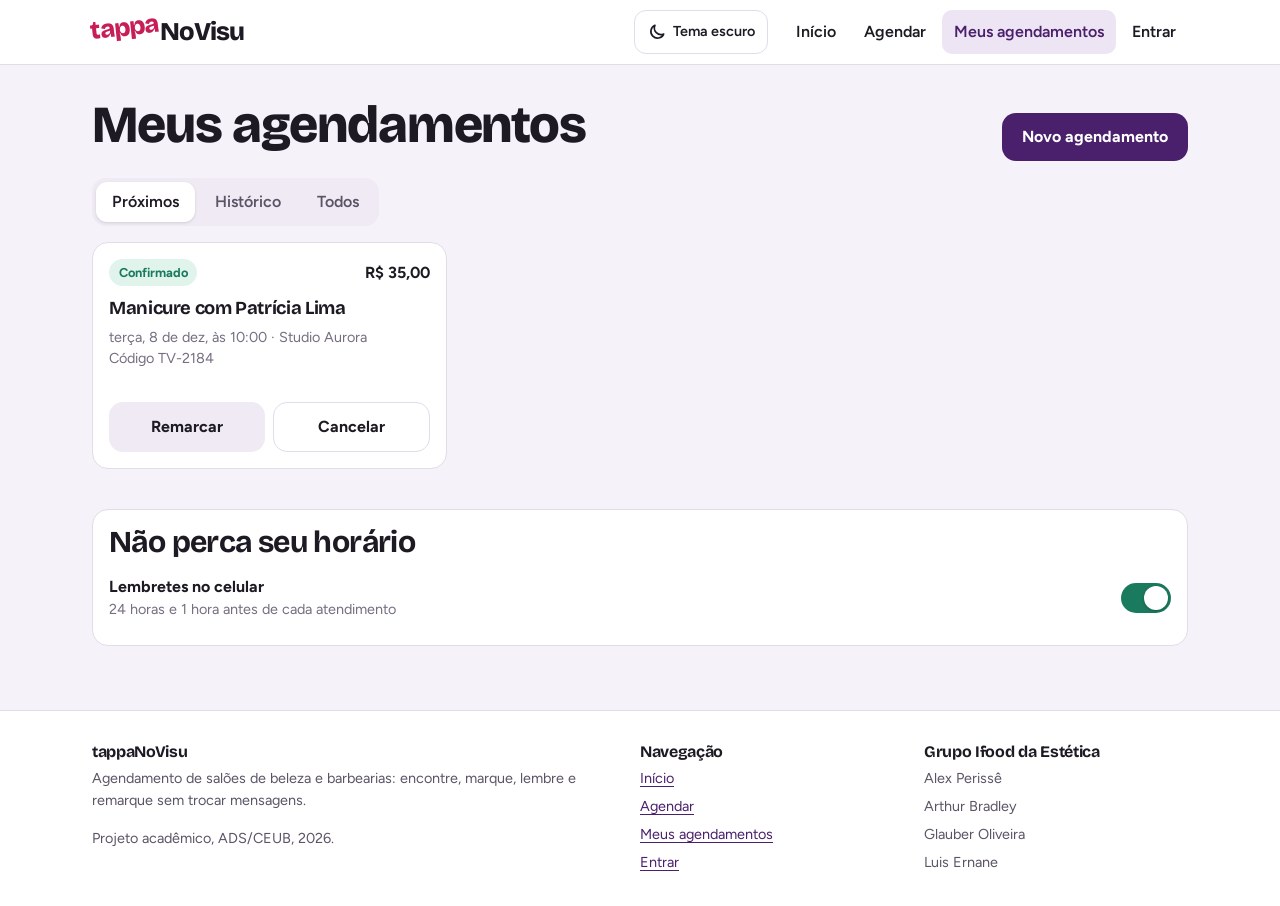
<file: agenda.html>
<!DOCTYPE html>
<html lang="pt-BR">
<head>
  <meta charset="UTF-8">
  <meta name="viewport" content="width=device-width, initial-scale=1">
  <meta name="description" content="Consulte, remarque e cancele seus agendamentos.">
  <title>Meus agendamentos · tappaNoVisu</title>
  <link rel="icon" href="assets/img/favicon.svg" type="image/svg+xml">
  <link rel="preconnect" href="https://fonts.googleapis.com">
  <link rel="preconnect" href="https://fonts.gstatic.com" crossorigin>
  <link rel="stylesheet" href="https://fonts.googleapis.com/css2?family=Bricolage+Grotesque:opsz,wght@12..96,700;12..96,800&amp;family=Figtree:wght@400;500;600;700&amp;display=swap">
  <link rel="stylesheet" href="css/estilos.css">
  <script src="js/tema.js"></script>
</head>
<body>
  <a class="pular" href="#conteudo">Pular para o conteúdo</a>

  <header class="topo-site">
    <div class="container topo-site__barra">
      <a class="marca" href="index.html"><span class="marca__tapa">tappa</span>NoVisu</a>
      <button class="botao-icone tema-btn" type="button" aria-pressed="false"><svg viewBox="0 0 24 24" fill="none" stroke="currentColor" stroke-width="2" stroke-linecap="round" stroke-linejoin="round" aria-hidden="true" focusable="false"><path d="M20 14.5A8 8 0 0 1 9.5 4a8 8 0 1 0 10.5 10.5z"/></svg><span class="tema-btn__texto">Tema escuro</span></button>
      <button class="botao-icone menu-btn" type="button" aria-expanded="false" aria-controls="menu-principal"><svg viewBox="0 0 24 24" fill="none" stroke="currentColor" stroke-width="2" stroke-linecap="round" aria-hidden="true" focusable="false"><path d="M4 7h16M4 12h16M4 17h16"/></svg>Menu</button>
      <nav id="menu-principal" class="nav" aria-label="Principal">
        <ul>
          <li><a href="index.html">Início</a></li>
          <li><a href="agendar.html">Agendar</a></li>
          <li><a href="agenda.html" aria-current="page">Meus agendamentos</a></li>
          <li><a href="entrar.html" data-link-entrar>Entrar</a></li>
        </ul>
      </nav>
    </div>
  </header>

  <main id="conteudo">
    <div class="container">
      <div class="secao__cabeca">
        <h1>Meus agendamentos</h1>
        <a class="btn btn--pri" href="agendar.html">Novo agendamento</a>
      </div>
      <div class="controles">
        <fieldset class="segmento">
          <legend class="sr-only">Mostrar agendamentos</legend>
          <input type="radio" name="filtro" id="f-proximos" value="proximos" checked><label for="f-proximos">Próximos</label>
          <input type="radio" name="filtro" id="f-historico" value="historico"><label for="f-historico">Histórico</label>
          <input type="radio" name="filtro" id="f-todos" value="todos"><label for="f-todos">Todos</label>
        </fieldset>
      </div>
      <p class="sr-only" id="contagem-agenda" aria-live="polite"></p>
      <ul class="lista-agenda" id="lista-agenda"></ul>

      <section class="secao cartao" aria-labelledby="titulo-lembretes">
        <h2 id="titulo-lembretes">Não perca seu horário</h2>
        <button class="interruptor" type="button" role="switch" aria-checked="true" id="lembretes">
          <span class="interruptor__texto"><strong>Lembretes no celular</strong><span class="mudo">24 horas e 1 hora antes de cada atendimento</span></span>
          <span class="trilho" aria-hidden="true"></span>
        </button>
      </section>
    </div>
  </main>

  <dialog id="dialogo-cancelar" aria-labelledby="titulo-cancelar">
    <form method="dialog">
      <h2 id="titulo-cancelar">Cancelar agendamento?</h2>
      <p id="texto-cancelar"></p>
      <div class="campo">
        <label for="motivo">Motivo (opcional)</label>
        <select class="entrada" id="motivo">
          <option value="">Prefiro não informar</option>
          <option>Imprevisto</option>
          <option>Conflito de horário</option>
          <option>Vou agendar outro dia</option>
        </select>
      </div>
      <div class="dialogo__acoes">
        <button class="btn btn--perigo" value="confirmar">Cancelar agendamento</button>
        <button class="btn btn--sec" value="manter" autofocus>Manter agendamento</button>
      </div>
    </form>
  </dialog>

  <footer class="rodape">
    <div class="container rodape__grade">
      <section aria-labelledby="rodape-sobre">
        <h2 id="rodape-sobre">tappaNoVisu</h2>
        <p>Agendamento de salões de beleza e barbearias: encontre, marque, lembre e remarque sem trocar mensagens.</p>
        <p>Projeto acadêmico, ADS/CEUB, <span data-ano>2026</span>.</p>
      </section>
      <nav aria-labelledby="rodape-nav">
        <h2 id="rodape-nav">Navegação</h2>
        <ul>
          <li><a href="index.html">Início</a></li>
          <li><a href="agendar.html">Agendar</a></li>
          <li><a href="agenda.html">Meus agendamentos</a></li>
          <li><a href="entrar.html">Entrar</a></li>
        </ul>
      </nav>
      <section aria-labelledby="rodape-grupo">
        <h2 id="rodape-grupo">Grupo Ifood da Estética</h2>
        <ul>
          <li>Alex Perissê</li>
          <li>Arthur Bradley</li>
          <li>Glauber Oliveira</li>
          <li>Luis Ernane</li>
        </ul>
      </section>
    </div>
  </footer>

  <script src="js/dados.js"></script>
  <script src="js/ui.js"></script>
  <script src="js/agenda.js"></script>
</body>
</html>
</file>
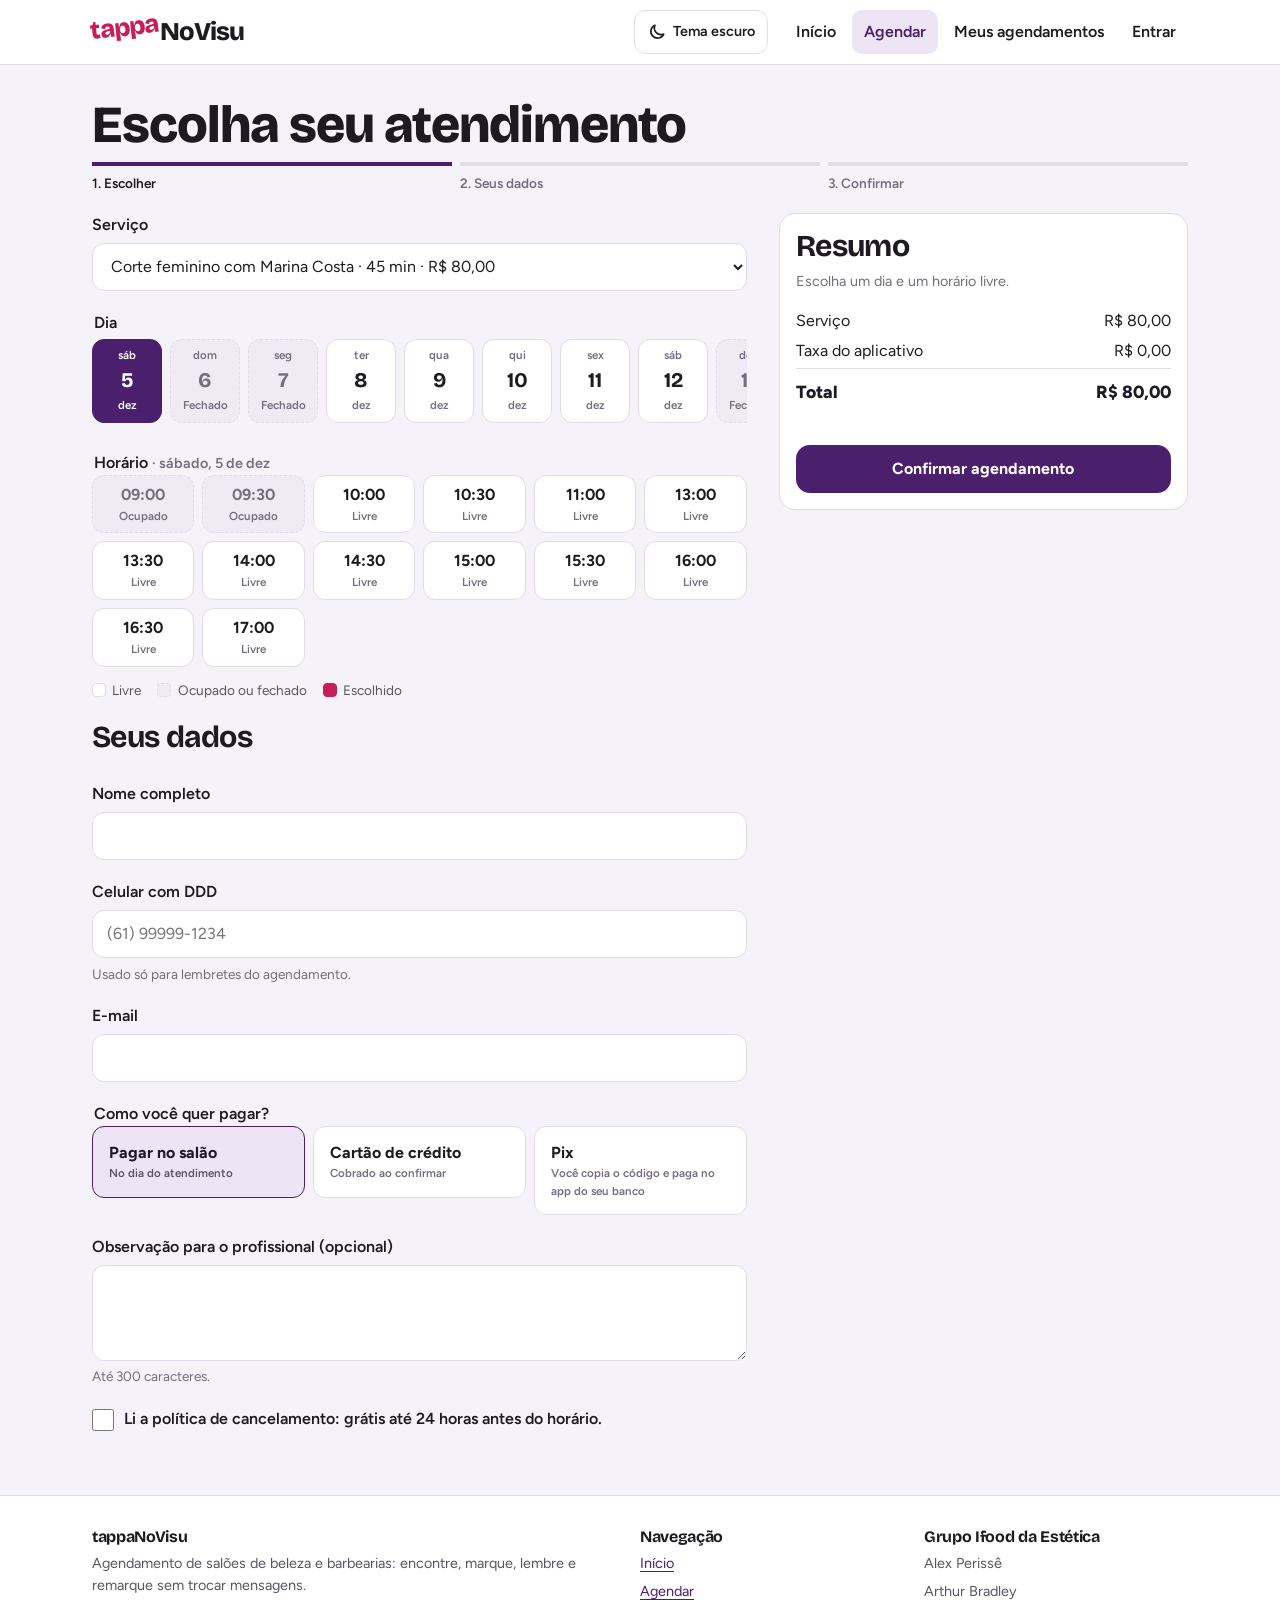
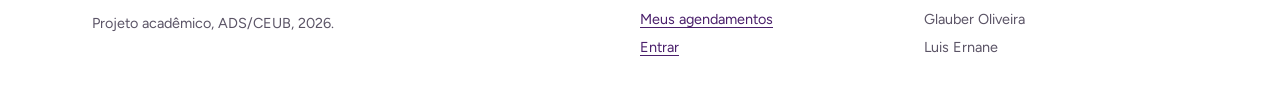
<file: agendar.html>
<!DOCTYPE html>
<html lang="pt-BR">
<head>
  <meta charset="UTF-8">
  <meta name="viewport" content="width=device-width, initial-scale=1">
  <meta name="description" content="Escolha serviço, profissional, dia e horário e confirme seu agendamento.">
  <title>Agendar · tappaNoVisu</title>
  <link rel="icon" href="assets/img/favicon.svg" type="image/svg+xml">
  <link rel="preconnect" href="https://fonts.googleapis.com">
  <link rel="preconnect" href="https://fonts.gstatic.com" crossorigin>
  <link rel="stylesheet" href="https://fonts.googleapis.com/css2?family=Bricolage+Grotesque:opsz,wght@12..96,700;12..96,800&amp;family=Figtree:wght@400;500;600;700&amp;display=swap">
  <link rel="stylesheet" href="css/estilos.css">
  <script src="js/tema.js"></script>
</head>
<body>
  <a class="pular" href="#conteudo">Pular para o conteúdo</a>

  <header class="topo-site">
    <div class="container topo-site__barra">
      <a class="marca" href="index.html"><span class="marca__tapa">tappa</span>NoVisu</a>
      <button class="botao-icone tema-btn" type="button" aria-pressed="false"><svg viewBox="0 0 24 24" fill="none" stroke="currentColor" stroke-width="2" stroke-linecap="round" stroke-linejoin="round" aria-hidden="true" focusable="false"><path d="M20 14.5A8 8 0 0 1 9.5 4a8 8 0 1 0 10.5 10.5z"/></svg><span class="tema-btn__texto">Tema escuro</span></button>
      <button class="botao-icone menu-btn" type="button" aria-expanded="false" aria-controls="menu-principal"><svg viewBox="0 0 24 24" fill="none" stroke="currentColor" stroke-width="2" stroke-linecap="round" aria-hidden="true" focusable="false"><path d="M4 7h16M4 12h16M4 17h16"/></svg>Menu</button>
      <nav id="menu-principal" class="nav" aria-label="Principal">
        <ul>
          <li><a href="index.html">Início</a></li>
          <li><a href="agendar.html" aria-current="page">Agendar</a></li>
          <li><a href="agenda.html">Meus agendamentos</a></li>
          <li><a href="entrar.html" data-link-entrar>Entrar</a></li>
        </ul>
      </nav>
    </div>
  </header>

  <main id="conteudo">
    <div class="container">
      <h1 id="titulo-agendar">Escolha seu atendimento</h1>
      <ol class="etapas" aria-label="Etapas do agendamento">
        <li aria-current="step" data-etapa="1">1. Escolher</li>
        <li data-etapa="2">2. Seus dados</li>
        <li data-etapa="3">3. Confirmar</li>
      </ol>

      <form class="form-agendar" id="form-agendar" aria-labelledby="titulo-agendar">
        <div class="formulario">
          <div class="resumo-erros" id="resumo-erros" role="alert" tabindex="-1"></div>

          <section class="formulario" aria-labelledby="titulo-escolha">
            <h2 id="titulo-escolha" class="sr-only">Serviço, profissional e horário</h2>
            <div class="campo">
              <label for="servico">Serviço</label>
              <select class="entrada" id="servico" name="servico" required aria-describedby="erro-servico"></select>
              <p class="msg-erro" id="erro-servico"></p>
            </div>
            <fieldset class="campo">
              <legend>Dia</legend>
              <div class="opcoes opcoes--dias" id="dias"></div>
            </fieldset>
            <fieldset class="campo" aria-describedby="erro-hora">
              <legend>Horário <span class="mudo" id="dia-escolhido"></span></legend>
              <div class="opcoes opcoes--horas" id="horas"></div>
              <div class="legenda" aria-hidden="true"><span><i></i>Livre</span><span><i class="ind"></i>Ocupado ou fechado</span><span><i class="sel"></i>Escolhido</span></div>
              <p class="msg-erro" id="erro-hora"></p>
            </fieldset>
            <p class="relogio" id="relogio" hidden></p>
          </section>

          <section class="formulario" aria-labelledby="titulo-dados">
            <h2 id="titulo-dados">Seus dados</h2>
            <div class="campo">
              <label for="nome">Nome completo</label>
              <input class="entrada" id="nome" name="nome" type="text" autocomplete="name" required minlength="5" aria-describedby="erro-nome">
              <p class="msg-erro" id="erro-nome"></p>
            </div>
            <div class="campo">
              <label for="celular">Celular com DDD</label>
              <input class="entrada" id="celular" name="celular" type="tel" inputmode="tel" autocomplete="tel" required pattern="\(?\d{2}\)?\s?9?\d{4}-?\d{4}" placeholder="(61) 99999-1234" aria-describedby="ajuda-celular erro-celular">
              <span class="ajuda" id="ajuda-celular">Usado só para lembretes do agendamento.</span>
              <p class="msg-erro" id="erro-celular"></p>
            </div>
            <div class="campo">
              <label for="email">E-mail</label>
              <input class="entrada" id="email" name="email" type="email" autocomplete="email" required aria-describedby="erro-email">
              <p class="msg-erro" id="erro-email"></p>
            </div>
            <fieldset class="campo">
              <legend>Como você quer pagar?</legend>
              <div class="opcoes" id="pagamentos">
                <div class="opcao opcao--pagamento"><input type="radio" name="pagamento" id="pag-local" value="local" checked><label for="pag-local"><span>Pagar no salão<small>No dia do atendimento</small></span></label></div>
                <div class="opcao opcao--pagamento"><input type="radio" name="pagamento" id="pag-cartao" value="cartao"><label for="pag-cartao"><span>Cartão de crédito<small>Cobrado ao confirmar</small></span></label></div>
                <div class="opcao opcao--pagamento"><input type="radio" name="pagamento" id="pag-pix" value="pix"><label for="pag-pix"><span>Pix<small>Você copia o código e paga no app do seu banco</small></span></label></div>
              </div>
            </fieldset>
            <div class="campo">
              <label for="obs">Observação para o profissional (opcional)</label>
              <textarea class="entrada" id="obs" name="obs" maxlength="300" aria-describedby="ajuda-obs"></textarea>
              <span class="ajuda" id="ajuda-obs">Até 300 caracteres.</span>
            </div>
            <div class="campo">
              <div class="check">
                <input id="politica" name="politica" type="checkbox" required aria-describedby="erro-politica">
                <label for="politica">Li a política de cancelamento: grátis até 24 horas antes do horário.</label>
              </div>
              <p class="msg-erro" id="erro-politica"></p>
            </div>
          </section>
        </div>

        <aside class="form-agendar__resumo cartao" aria-labelledby="titulo-resumo">
          <h2 id="titulo-resumo">Resumo</h2>
          <p id="resumo-texto" class="mudo">Escolha um serviço, um dia e um horário.</p>
          <div class="valores">
            <div><span>Serviço</span><span id="valor-servico">R$ 0,00</span></div>
            <div><span>Taxa do aplicativo</span><span>R$ 0,00</span></div>
            <div class="total"><span>Total</span><span id="valor-total">R$ 0,00</span></div>
          </div>
          <button class="btn btn--pri btn--bloco secao" type="submit" id="botao-confirmar">Confirmar agendamento</button>
        </aside>
      </form>

      <section class="cartao" id="confirmacao" hidden tabindex="-1" aria-labelledby="titulo-confirmacao">
        <div class="sucesso" aria-hidden="true">✓</div>
        <h2 id="titulo-confirmacao">Tudo certo, horário garantido</h2>
        <p>Código da reserva <span class="codigo" id="codigo-reserva"></span></p>
        <p id="confirmacao-texto"></p>
        <div class="agendamento__acoes">
          <a class="btn btn--pri" href="agenda.html">Ver meus agendamentos</a>
          <a class="btn btn--sec" href="index.html">Voltar ao início</a>
        </div>
      </section>
    </div>
  </main>

  <footer class="rodape">
    <div class="container rodape__grade">
      <section aria-labelledby="rodape-sobre">
        <h2 id="rodape-sobre">tappaNoVisu</h2>
        <p>Agendamento de salões de beleza e barbearias: encontre, marque, lembre e remarque sem trocar mensagens.</p>
        <p>Projeto acadêmico, ADS/CEUB, <span data-ano>2026</span>.</p>
      </section>
      <nav aria-labelledby="rodape-nav">
        <h2 id="rodape-nav">Navegação</h2>
        <ul>
          <li><a href="index.html">Início</a></li>
          <li><a href="agendar.html">Agendar</a></li>
          <li><a href="agenda.html">Meus agendamentos</a></li>
          <li><a href="entrar.html">Entrar</a></li>
        </ul>
      </nav>
      <section aria-labelledby="rodape-grupo">
        <h2 id="rodape-grupo">Grupo Ifood da Estética</h2>
        <ul>
          <li>Alex Perissê</li>
          <li>Arthur Bradley</li>
          <li>Glauber Oliveira</li>
          <li>Luis Ernane</li>
        </ul>
      </section>
    </div>
  </footer>

  <script src="js/dados.js"></script>
  <script src="js/ui.js"></script>
  <script src="js/agendar.js"></script>
</body>
</html>
</file>
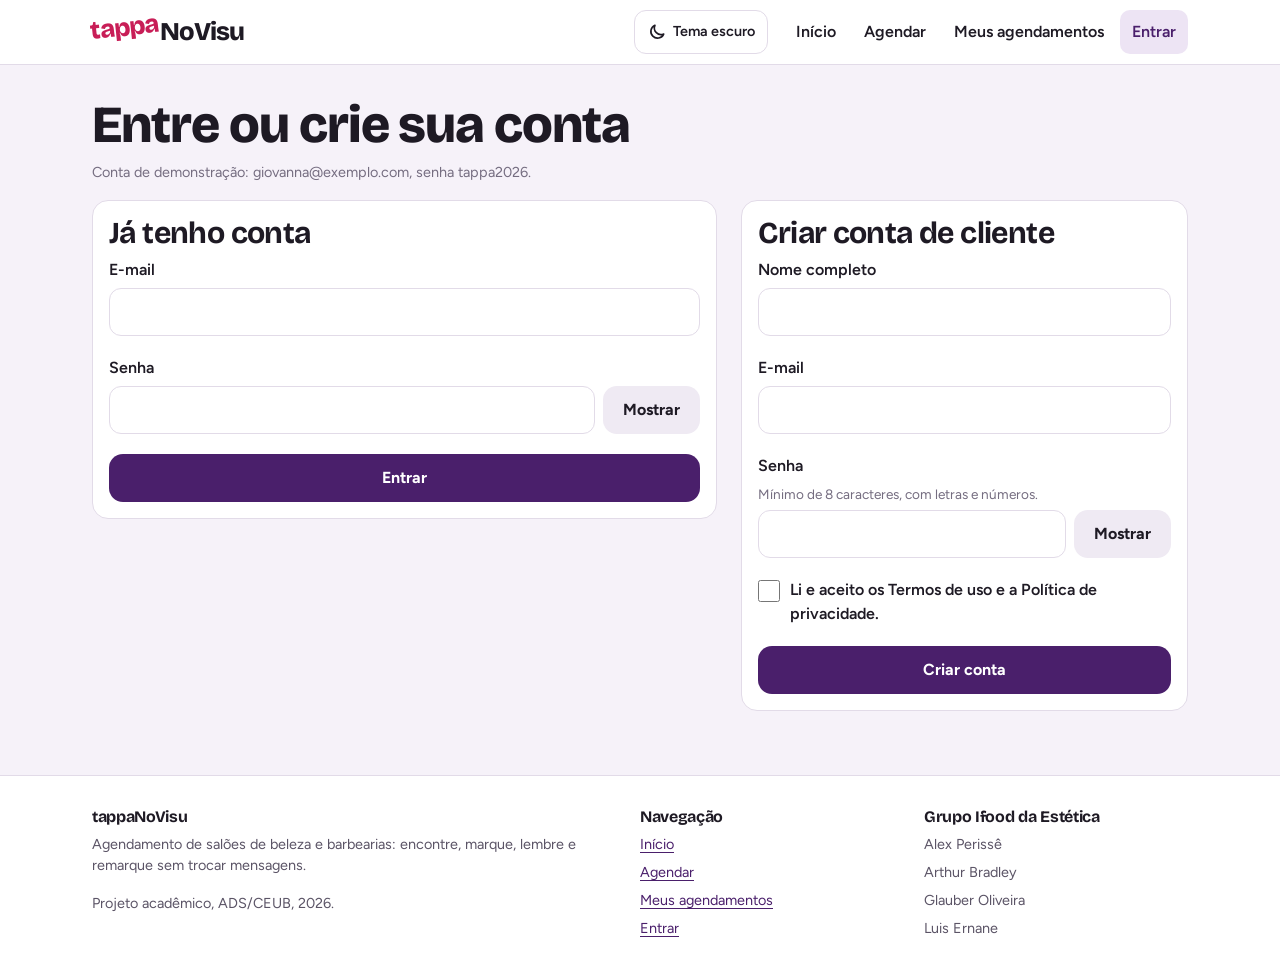
<file: entrar.html>
<!DOCTYPE html>
<html lang="pt-BR">
<head>
  <meta charset="UTF-8">
  <meta name="viewport" content="width=device-width, initial-scale=1">
  <meta name="description" content="Entre na sua conta ou crie uma conta de cliente.">
  <title>Entrar · tappaNoVisu</title>
  <link rel="icon" href="assets/img/favicon.svg" type="image/svg+xml">
  <link rel="preconnect" href="https://fonts.googleapis.com">
  <link rel="preconnect" href="https://fonts.gstatic.com" crossorigin>
  <link rel="stylesheet" href="https://fonts.googleapis.com/css2?family=Bricolage+Grotesque:opsz,wght@12..96,700;12..96,800&amp;family=Figtree:wght@400;500;600;700&amp;display=swap">
  <link rel="stylesheet" href="css/estilos.css">
  <script src="js/tema.js"></script>
</head>
<body>
  <a class="pular" href="#conteudo">Pular para o conteúdo</a>

  <header class="topo-site">
    <div class="container topo-site__barra">
      <a class="marca" href="index.html"><span class="marca__tapa">tappa</span>NoVisu</a>
      <button class="botao-icone tema-btn" type="button" aria-pressed="false"><svg viewBox="0 0 24 24" fill="none" stroke="currentColor" stroke-width="2" stroke-linecap="round" stroke-linejoin="round" aria-hidden="true" focusable="false"><path d="M20 14.5A8 8 0 0 1 9.5 4a8 8 0 1 0 10.5 10.5z"/></svg><span class="tema-btn__texto">Tema escuro</span></button>
      <button class="botao-icone menu-btn" type="button" aria-expanded="false" aria-controls="menu-principal"><svg viewBox="0 0 24 24" fill="none" stroke="currentColor" stroke-width="2" stroke-linecap="round" aria-hidden="true" focusable="false"><path d="M4 7h16M4 12h16M4 17h16"/></svg>Menu</button>
      <nav id="menu-principal" class="nav" aria-label="Principal">
        <ul>
          <li><a href="index.html">Início</a></li>
          <li><a href="agendar.html">Agendar</a></li>
          <li><a href="agenda.html">Meus agendamentos</a></li>
          <li><a href="entrar.html" aria-current="page" data-link-entrar>Entrar</a></li>
        </ul>
      </nav>
    </div>
  </header>

  <main id="conteudo">
    <div class="container">
      <h1>Entre ou crie sua conta</h1>
      <p class="mudo">Conta de demonstração: giovanna@exemplo.com, senha tappa2026.</p>
      <div class="duas-colunas">
        <section class="cartao" aria-labelledby="titulo-entrar">
          <h2 id="titulo-entrar">Já tenho conta</h2>
          <form class="formulario" id="form-entrar">
            <div class="campo">
              <label for="entrar-email">E-mail</label>
              <input class="entrada" id="entrar-email" type="email" autocomplete="email" required aria-describedby="erro-entrar-email">
              <p class="msg-erro" id="erro-entrar-email"></p>
            </div>
            <div class="campo">
              <label for="entrar-senha">Senha</label>
              <div class="com-botao">
                <input class="entrada" id="entrar-senha" type="password" autocomplete="current-password" required aria-describedby="erro-entrar-senha">
                <button class="btn btn--sec" type="button" data-mostrar="entrar-senha" aria-pressed="false">Mostrar</button>
              </div>
              <p class="msg-erro" id="erro-entrar-senha"></p>
            </div>
            <p class="msg-erro" id="erro-entrar" role="alert"></p>
            <button class="btn btn--pri" type="submit">Entrar</button>
          </form>
        </section>

        <section class="cartao" aria-labelledby="titulo-criar">
          <h2 id="titulo-criar">Criar conta de cliente</h2>
          <form class="formulario" id="form-criar">
            <div class="campo">
              <label for="criar-nome">Nome completo</label>
              <input class="entrada" id="criar-nome" type="text" autocomplete="name" required minlength="5" aria-describedby="erro-criar-nome">
              <p class="msg-erro" id="erro-criar-nome"></p>
            </div>
            <div class="campo">
              <label for="criar-email">E-mail</label>
              <input class="entrada" id="criar-email" type="email" autocomplete="email" required aria-describedby="erro-criar-email">
              <p class="msg-erro" id="erro-criar-email"></p>
            </div>
            <div class="campo">
              <label for="criar-senha">Senha</label>
              <span class="ajuda" id="ajuda-criar-senha">Mínimo de 8 caracteres, com letras e números.</span>
              <div class="com-botao">
                <input class="entrada" id="criar-senha" type="password" autocomplete="new-password" required minlength="8" pattern="(?=.*[A-Za-z])(?=.*\d).{8,}" aria-describedby="ajuda-criar-senha erro-criar-senha">
                <button class="btn btn--sec" type="button" data-mostrar="criar-senha" aria-pressed="false">Mostrar</button>
              </div>
              <p class="msg-erro" id="erro-criar-senha"></p>
            </div>
            <div class="campo">
              <div class="check">
                <input id="criar-termos" type="checkbox" required aria-describedby="erro-criar-termos">
                <label for="criar-termos">Li e aceito os Termos de uso e a Política de privacidade.</label>
              </div>
              <p class="msg-erro" id="erro-criar-termos"></p>
            </div>
            <button class="btn btn--pri" type="submit">Criar conta</button>
          </form>
        </section>
      </div>
    </div>
  </main>

  <footer class="rodape">
    <div class="container rodape__grade">
      <section aria-labelledby="rodape-sobre">
        <h2 id="rodape-sobre">tappaNoVisu</h2>
        <p>Agendamento de salões de beleza e barbearias: encontre, marque, lembre e remarque sem trocar mensagens.</p>
        <p>Projeto acadêmico, ADS/CEUB, <span data-ano>2026</span>.</p>
      </section>
      <nav aria-labelledby="rodape-nav">
        <h2 id="rodape-nav">Navegação</h2>
        <ul>
          <li><a href="index.html">Início</a></li>
          <li><a href="agendar.html">Agendar</a></li>
          <li><a href="agenda.html">Meus agendamentos</a></li>
          <li><a href="entrar.html">Entrar</a></li>
        </ul>
      </nav>
      <section aria-labelledby="rodape-grupo">
        <h2 id="rodape-grupo">Grupo Ifood da Estética</h2>
        <ul>
          <li>Alex Perissê</li>
          <li>Arthur Bradley</li>
          <li>Glauber Oliveira</li>
          <li>Luis Ernane</li>
        </ul>
      </section>
    </div>
  </footer>

  <script src="js/dados.js"></script>
  <script src="js/ui.js"></script>
  <script src="js/entrar.js"></script>
</body>
</html>
</file>
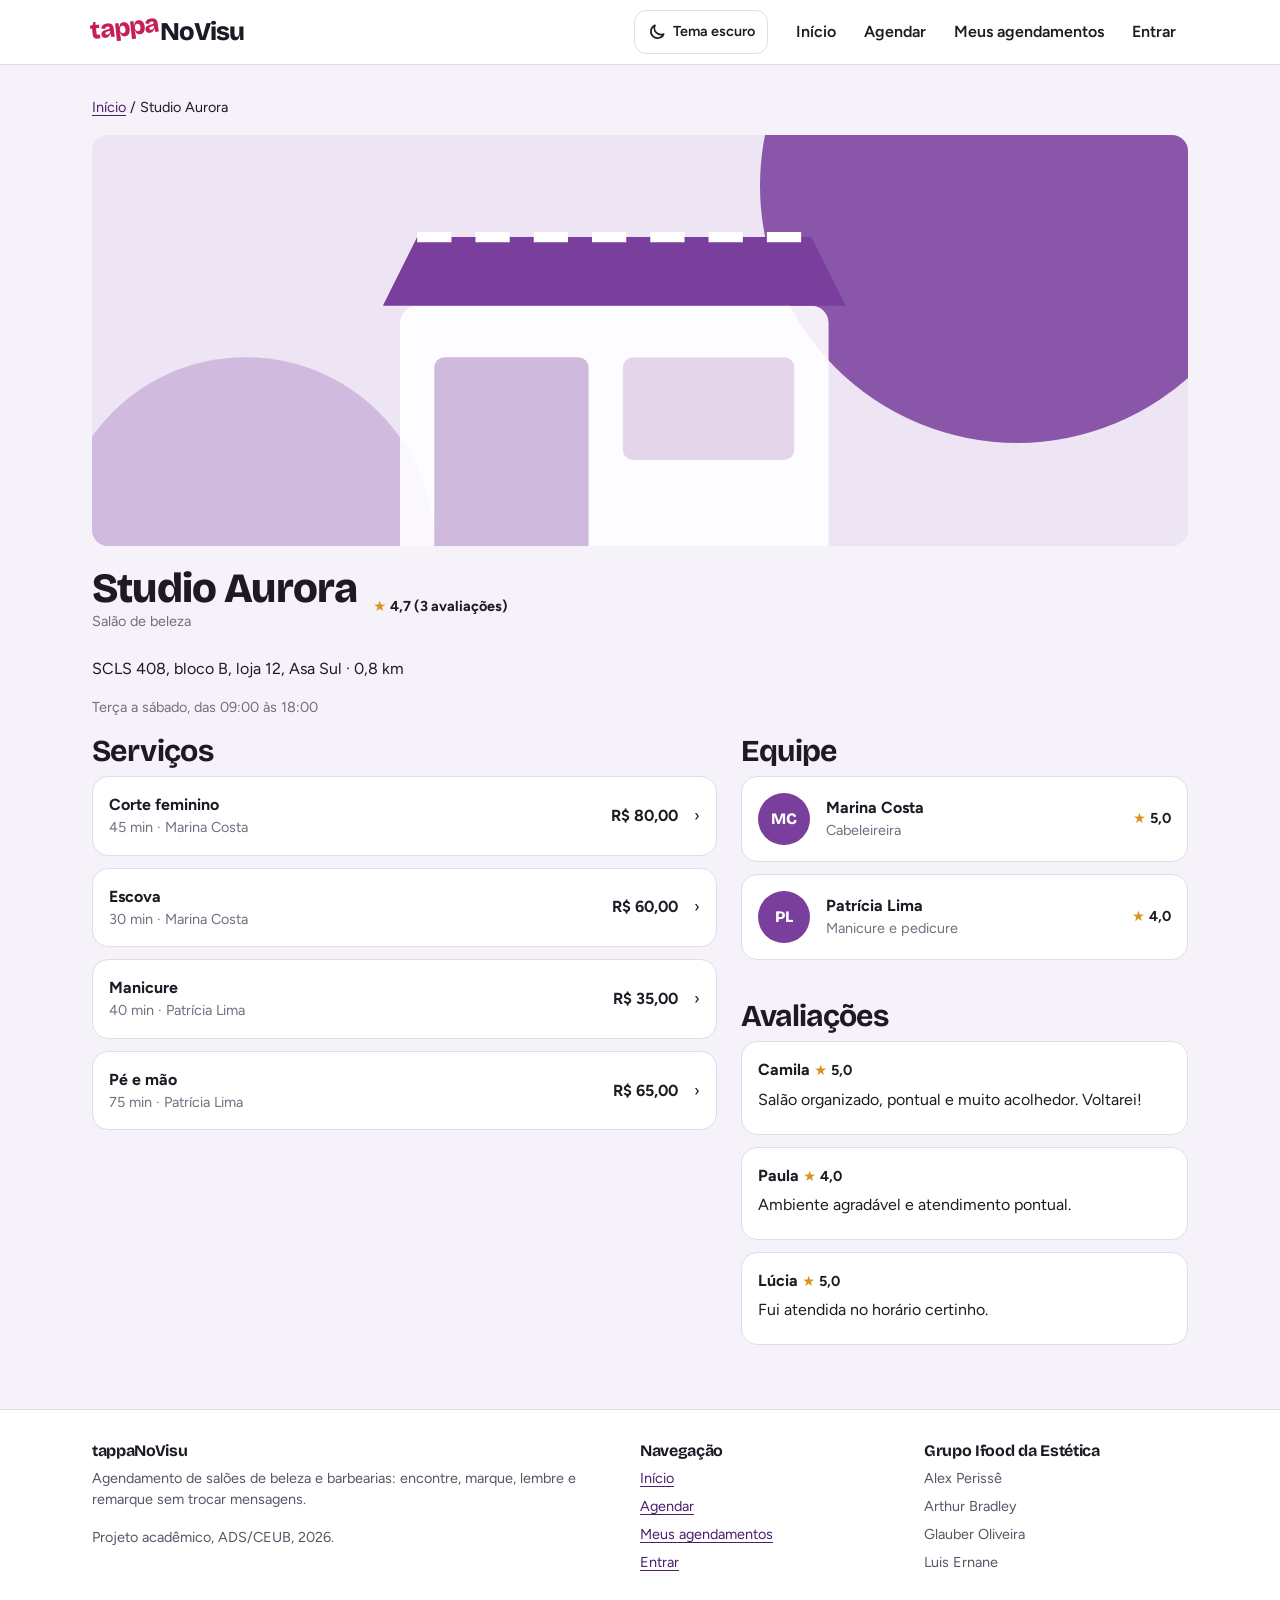
<file: salao.html>
<!DOCTYPE html>
<html lang="pt-BR">
<head>
  <meta charset="UTF-8">
  <meta name="viewport" content="width=device-width, initial-scale=1">
  <meta name="description" content="Serviços, preços, equipe e avaliações do estabelecimento.">
  <title>Estabelecimento · tappaNoVisu</title>
  <link rel="icon" href="assets/img/favicon.svg" type="image/svg+xml">
  <link rel="preconnect" href="https://fonts.googleapis.com">
  <link rel="preconnect" href="https://fonts.gstatic.com" crossorigin>
  <link rel="stylesheet" href="https://fonts.googleapis.com/css2?family=Bricolage+Grotesque:opsz,wght@12..96,700;12..96,800&amp;family=Figtree:wght@400;500;600;700&amp;display=swap">
  <link rel="stylesheet" href="css/estilos.css">
  <script src="js/tema.js"></script>
</head>
<body>
  <a class="pular" href="#conteudo">Pular para o conteúdo</a>

  <header class="topo-site">
    <div class="container topo-site__barra">
      <a class="marca" href="index.html"><span class="marca__tapa">tappa</span>NoVisu</a>
      <button class="botao-icone tema-btn" type="button" aria-pressed="false"><svg viewBox="0 0 24 24" fill="none" stroke="currentColor" stroke-width="2" stroke-linecap="round" stroke-linejoin="round" aria-hidden="true" focusable="false"><path d="M20 14.5A8 8 0 0 1 9.5 4a8 8 0 1 0 10.5 10.5z"/></svg><span class="tema-btn__texto">Tema escuro</span></button>
      <button class="botao-icone menu-btn" type="button" aria-expanded="false" aria-controls="menu-principal"><svg viewBox="0 0 24 24" fill="none" stroke="currentColor" stroke-width="2" stroke-linecap="round" aria-hidden="true" focusable="false"><path d="M4 7h16M4 12h16M4 17h16"/></svg>Menu</button>
      <nav id="menu-principal" class="nav" aria-label="Principal">
        <ul>
          <li><a href="index.html">Início</a></li>
          <li><a href="agendar.html">Agendar</a></li>
          <li><a href="agenda.html">Meus agendamentos</a></li>
          <li><a href="entrar.html" data-link-entrar>Entrar</a></li>
        </ul>
      </nav>
    </div>
  </header>

  <main id="conteudo">
    <div class="container">
      <nav class="migalha" aria-label="Você está em"><a href="index.html">Início</a> / <span data-salao="nome-curto">Estabelecimento</span></nav>
      <article aria-labelledby="salao-nome">
        <img class="capa" src="assets/img/capa-aurora.svg" alt="" width="640" height="260" data-salao="capa">
        <header class="perfil-cabeca">
          <div>
            <h1 id="salao-nome" data-salao="nome">Studio Aurora</h1>
            <p class="mudo" data-salao="tipo">Salão de beleza</p>
          </div>
          <span class="nota" data-salao="nota">4,7</span>
        </header>
        <p data-salao="endereco"></p>
        <p class="mudo" data-salao="horario"></p>
        <div class="duas-colunas">
          <section aria-labelledby="titulo-servicos">
            <h2 id="titulo-servicos">Serviços</h2>
            <ul class="lista-servicos" id="servicos"></ul>
          </section>
          <aside aria-labelledby="titulo-equipe">
            <h2 id="titulo-equipe">Equipe</h2>
            <ul class="lista-servicos" id="equipe"></ul>
            <section class="secao" aria-labelledby="titulo-avaliacoes">
              <h2 id="titulo-avaliacoes">Avaliações</h2>
              <ul class="lista-servicos" id="avaliacoes"></ul>
            </section>
          </aside>
        </div>
      </article>
    </div>
  </main>

  <footer class="rodape">
    <div class="container rodape__grade">
      <section aria-labelledby="rodape-sobre">
        <h2 id="rodape-sobre">tappaNoVisu</h2>
        <p>Agendamento de salões de beleza e barbearias: encontre, marque, lembre e remarque sem trocar mensagens.</p>
        <p>Projeto acadêmico, ADS/CEUB, <span data-ano>2026</span>.</p>
      </section>
      <nav aria-labelledby="rodape-nav">
        <h2 id="rodape-nav">Navegação</h2>
        <ul>
          <li><a href="index.html">Início</a></li>
          <li><a href="agendar.html">Agendar</a></li>
          <li><a href="agenda.html">Meus agendamentos</a></li>
          <li><a href="entrar.html">Entrar</a></li>
        </ul>
      </nav>
      <section aria-labelledby="rodape-grupo">
        <h2 id="rodape-grupo">Grupo Ifood da Estética</h2>
        <ul>
          <li>Alex Perissê</li>
          <li>Arthur Bradley</li>
          <li>Glauber Oliveira</li>
          <li>Luis Ernane</li>
        </ul>
      </section>
    </div>
  </footer>

  <script src="js/dados.js"></script>
  <script src="js/ui.js"></script>
  <script src="js/salao.js"></script>
</body>
</html>
</file>
<file: css/estilos.css>
/* ============================================================
   tappaNoVisu · estilos do site
   Mobile first: base em 360px, ajustes em 768px e 1280px.
   Layout feito só com Flexbox e Grid.
   ============================================================ */

/* ---------- 1. Tokens (tema claro) ---------- */
:root {
  --tinta: #1E1A24;
  --tinta-2: #5B5466;
  --tinta-3: #756D80;
  --papel: #FFFFFF;
  --fundo: #F6F2F9;
  --superficie: #EFEAF3;
  --linha: #E2DBE8;
  --ameixa: #4A1F6B;
  --ameixa-2: #6B3A91;
  --ameixa-suave: #EDE4F4;
  --batom: #C81E57;
  --batom-suave: #FCE6EE;
  --menta: #1A7A5E;
  --menta-suave: #E1F4EC;
  --ambar: #9A5F12;
  --ambar-suave: #FBF0DD;
  --erro: #B3233A;
  --erro-suave: #FBE5E8;
  --sombra: 0 10px 30px rgba(42, 16, 61, .10);
  --raio: 16px;
  --display: "Bricolage Grotesque", "Arial Rounded MT Bold", system-ui, sans-serif;
  --texto: "Figtree", "Segoe UI", system-ui, -apple-system, sans-serif;
  color-scheme: light;
}

/* ---------- 2. Tema escuro (alternado pelo botão de tema) ---------- */
:root[data-tema="escuro"] {
  --tinta: #F3EEF7;
  --tinta-2: #C9BFD3;
  --tinta-3: #A79DB2;
  --papel: #1D1724;
  --fundo: #120E17;
  --superficie: #271F30;
  --linha: #3A3045;
  --ameixa: #C9A2EA;
  --ameixa-2: #DDC2F5;
  --ameixa-suave: #33264A;
  --batom: #FF7AA3;
  --batom-suave: #3F1C2A;
  --menta: #5FD3A9;
  --menta-suave: #173328;
  --ambar: #F2B867;
  --ambar-suave: #3A2C16;
  --erro: #FF8C9A;
  --erro-suave: #3D1C22;
  --sombra: 0 10px 30px rgba(0, 0, 0, .45);
  color-scheme: dark;
}

/* ---------- 3. Base ---------- */
*, *::before, *::after { box-sizing: border-box; }
html { scroll-behavior: smooth; }
body {
  margin: 0;
  min-height: 100vh;
  display: flex;
  flex-direction: column;
  background: var(--fundo);
  color: var(--tinta);
  font-family: var(--texto);
  font-size: 16px;
  line-height: 1.5;
  -webkit-font-smoothing: antialiased;
}
img { max-width: 100%; height: auto; display: block; }
a { color: var(--ameixa); text-underline-offset: 3px; }
button, input, select, textarea { font: inherit; color: inherit; }
button { cursor: pointer; }
h1, h2, h3 { font-family: var(--display); letter-spacing: -.02em; line-height: 1.1; margin: 0 0 .5rem; }
h1 { font-size: clamp(2rem, 6vw, 3.25rem); font-weight: 800; }
h2 { font-size: clamp(1.4rem, 3.4vw, 1.9rem); font-weight: 700; }
h3 { font-size: 1.15rem; font-weight: 700; }
p { margin: 0 0 1rem; }

/* Foco sempre visível para quem navega pelo teclado */
:focus-visible { outline: 3px solid var(--batom); outline-offset: 3px; border-radius: 6px; }

@media (prefers-reduced-motion: reduce) {
  html { scroll-behavior: auto; }
  *, *::before, *::after { animation: none !important; transition: none !important; }
}

/* Utilitários de acessibilidade */
.sr-only {
  position: absolute; width: 1px; height: 1px; padding: 0; margin: -1px;
  overflow: hidden; clip: rect(0 0 0 0); white-space: nowrap; border: 0;
}
.pular {
  position: absolute; left: 1rem; top: -100px; z-index: 100;
  background: var(--tinta); color: var(--papel); padding: .75rem 1rem; border-radius: 10px; font-weight: 700;
}
.pular:focus { top: 1rem; }

/* ---------- 4. Estrutura ---------- */
.container { width: 100%; max-width: 1160px; margin: 0 auto; padding: 0 1.125rem; }
main { flex: 1; padding: 1.5rem 0 3rem; }
.secao { margin-top: 2.5rem; }
.secao__cabeca { display: flex; flex-wrap: wrap; align-items: baseline; justify-content: space-between; gap: .5rem 1rem; margin-bottom: 1rem; }
.mudo { color: var(--tinta-3); font-size: .9rem; }
.migalha { font-size: .9rem; margin-bottom: 1rem; }

/* ---------- 5. Cabeçalho e navegação ---------- */
.topo-site { background: var(--papel); border-bottom: 1px solid var(--linha); position: sticky; top: 0; z-index: 50; }
.topo-site__barra { display: flex; align-items: center; gap: .75rem; min-height: 64px; flex-wrap: wrap; }
.marca {
  font-family: var(--display); font-weight: 800; font-size: 1.6rem; letter-spacing: -.03em;
  color: var(--tinta); text-decoration: none; margin-right: auto; line-height: 1;
}
.marca__tapa { display: inline-block; color: var(--batom); transform: rotate(-6deg) translateY(-1px); transform-origin: left bottom; }
.botao-icone {
  display: inline-flex; align-items: center; justify-content: center; gap: .4rem;
  min-height: 44px; min-width: 44px; padding: 0 .75rem; border-radius: 12px;
  border: 1.5px solid var(--linha); background: var(--papel); font-weight: 600; font-size: .9rem;
}
.botao-icone svg { width: 20px; height: 20px; }
.nav { width: 100%; }
.nav ul { list-style: none; margin: 0; padding: .25rem 0 .75rem; display: flex; flex-direction: column; gap: .25rem; }
.nav a {
  display: flex; align-items: center; min-height: 44px; padding: 0 .75rem; border-radius: 10px;
  color: var(--tinta); text-decoration: none; font-weight: 600;
}
.nav a:hover { background: var(--superficie); }
.nav a[aria-current="page"] { background: var(--ameixa-suave); color: var(--ameixa); }
/* Com JavaScript, o menu começa fechado no celular */
.js .nav { display: none; }
.js .nav.nav--aberta { display: block; }
.saudacao { font-weight: 600; color: var(--tinta-2); }

/* ---------- 6. Botões e etiquetas ---------- */
.btn {
  display: inline-flex; align-items: center; justify-content: center; gap: .5rem;
  min-height: 48px; padding: .75rem 1.25rem; border-radius: 14px; border: 0;
  font-weight: 700; text-decoration: none; text-align: center;
}
.btn--pri { background: var(--ameixa); color: var(--papel); }
.btn--pri:hover { background: var(--ameixa-2); }
.btn--sec { background: var(--superficie); color: var(--tinta); }
.btn--borda { background: transparent; border: 1.5px solid var(--linha); color: var(--tinta); }
.btn--perigo { background: var(--erro-suave); color: var(--erro); }
.btn--bloco { width: 100%; }
.btn:disabled { opacity: .5; cursor: not-allowed; }
.link-btn { border: 0; background: none; padding: 0; color: var(--ameixa); font-weight: 600; text-decoration: underline; text-underline-offset: 3px; }

.etq { display: inline-flex; align-items: center; gap: .3rem; font-size: .8rem; font-weight: 700; padding: .25rem .6rem; border-radius: 999px; background: var(--superficie); color: var(--tinta-2); }
.etq--ok { background: var(--menta-suave); color: var(--menta); }
.etq--erro { background: var(--erro-suave); color: var(--erro); }
.etq--alerta { background: var(--ambar-suave); color: var(--ambar); }
.nota { display: inline-flex; align-items: center; gap: .25rem; font-weight: 700; font-size: .9rem; white-space: nowrap; }
.nota::before { content: "★"; color: #D9921C; }

/* ---------- 7. Hero e busca ---------- */
.hero { display: grid; gap: 1.5rem; align-items: center; }
.hero__texto p { font-size: 1.1rem; color: var(--tinta-2); max-width: 34rem; }
.hero__imagem { max-width: 320px; margin: 0 auto; }
.busca { display: flex; flex-direction: column; gap: .5rem; max-width: 34rem; }
.busca__linha { display: flex; gap: .5rem; }
.busca__linha input { flex: 1; min-width: 0; }

/* ---------- 8. Controles de lista (filtro e ordenação) ---------- */
.controles { display: flex; flex-wrap: wrap; gap: .75rem 1rem; align-items: flex-end; margin-bottom: 1rem; }
.segmento { display: flex; flex-wrap: wrap; gap: .25rem; padding: .25rem; margin: 0; border: 0; background: var(--superficie); border-radius: 14px; }
.segmento legend { padding: 0; }
.segmento input { position: absolute; opacity: 0; pointer-events: none; }
.segmento label { display: inline-flex; align-items: center; min-height: 40px; padding: 0 1rem; border-radius: 11px; font-weight: 600; color: var(--tinta-2); cursor: pointer; }
.segmento input:checked + label { background: var(--papel); color: var(--tinta); box-shadow: 0 1px 3px rgba(0, 0, 0, .12); }
.segmento input:focus-visible + label { outline: 3px solid var(--batom); outline-offset: 2px; }
.campo-inline { display: flex; flex-direction: column; gap: .25rem; font-weight: 600; font-size: .9rem; }

/* ---------- 9. Cartões e listas ---------- */
.grade-cartoes { list-style: none; margin: 0; padding: 0; display: grid; grid-template-columns: 1fr; gap: 1rem; }
.cartao { background: var(--papel); border: 1px solid var(--linha); border-radius: var(--raio); padding: 1rem; }
.cartao--realce { background: var(--ameixa-suave); border-color: transparent; }
.resultado { display: flex; flex-direction: column; height: 100%; overflow: hidden; padding: 0; }
.resultado img { width: 100%; aspect-ratio: 16 / 7; object-fit: cover; }
.resultado__corpo { display: flex; flex-direction: column; gap: .35rem; padding: 1rem; flex: 1; }
.resultado__topo { display: flex; justify-content: space-between; gap: .5rem; align-items: flex-start; }
.resultado h3 { margin: 0; }
.resultado h3 a { color: var(--tinta); text-decoration: none; }
.resultado h3 a::after { content: ""; position: absolute; inset: 0; }
.resultado { position: relative; }
.resultado:hover { border-color: var(--ameixa-2); }
.resultado:focus-within { outline: 3px solid var(--batom); outline-offset: 2px; }
.resultado h3 a:focus-visible { outline: none; }
.avatar {
  width: 52px; height: 52px; border-radius: 50%; flex: none; display: flex; align-items: center; justify-content: center;
  font-family: var(--display); font-weight: 800; color: #FFFFFF;
}
.avatar--aurora { background: #7A3E9D; } .avatar--essencia { background: #C2185B; }
.avatar--domcorte { background: #2F5D62; } .avatar--raiz { background: #B5651D; }
.vazio { text-align: center; padding: 2rem 1rem; color: var(--tinta-2); }
.vazio strong { display: block; font-family: var(--display); font-size: 1.2rem; color: var(--tinta); }

.passos { list-style: none; margin: 0; padding: 0; display: grid; gap: 1rem; counter-reset: passo; }
.passos li { counter-increment: passo; display: flex; gap: 1rem; align-items: flex-start; }
.passos li::before {
  content: counter(passo); flex: none; width: 40px; height: 40px; border-radius: 50%;
  display: flex; align-items: center; justify-content: center;
  background: var(--batom-suave); color: var(--batom); font-family: var(--display); font-weight: 800;
}
.passos h3 { margin-bottom: .2rem; }
.passos p { margin: 0; color: var(--tinta-2); }

/* ---------- 10. Página do salão ---------- */
.capa { width: 100%; border-radius: var(--raio); aspect-ratio: 16 / 6; object-fit: cover; }
.perfil-cabeca { display: flex; flex-wrap: wrap; gap: 1rem; align-items: center; margin: 1.25rem 0 .5rem; }
.perfil-cabeca h1 { margin: 0; font-size: clamp(1.8rem, 5vw, 2.6rem); }
.duas-colunas { display: grid; gap: 1.5rem; }
.lista-servicos { list-style: none; margin: 0; padding: 0; display: flex; flex-direction: column; gap: .75rem; }
.servico {
  display: flex; align-items: center; gap: 1rem; padding: 1rem; border-radius: var(--raio);
  background: var(--papel); border: 1px solid var(--linha); color: var(--tinta); text-decoration: none;
}
.servico:hover { border-color: var(--ameixa-2); }
.servico__info { flex: 1; display: flex; flex-direction: column; }
.servico__preco { font-weight: 700; white-space: nowrap; }
.pessoa { display: flex; gap: .75rem; align-items: center; }
.avaliacao p { margin: .35rem 0; }

/* ---------- 11. Formulários ---------- */
.formulario { display: flex; flex-direction: column; gap: 1.25rem; min-width: 0; }
.campo { display: flex; flex-direction: column; gap: .35rem; }
.campo label, .campo legend, .rotulo { font-weight: 600; }
fieldset.campo { border: 0; margin: 0; padding: 0; min-width: 0; }
.entrada {
  width: 100%; min-height: 48px; padding: .7rem .9rem; border-radius: 12px;
  border: 1.5px solid var(--linha); background: var(--papel);
}
.entrada:focus { outline: none; border-color: var(--ameixa); box-shadow: 0 0 0 3px var(--ameixa-suave); }
.entrada[aria-invalid="true"] { border-color: var(--erro); }
textarea.entrada { min-height: 96px; resize: vertical; }
.ajuda { font-size: .85rem; color: var(--tinta-3); }
.msg-erro { font-size: .88rem; font-weight: 600; color: var(--erro); margin: 0; }
.msg-erro:empty { display: none; }
.com-botao { display: flex; gap: .5rem; }
.com-botao .entrada { flex: 1; min-width: 0; }
.check { display: flex; gap: .6rem; align-items: flex-start; }
.check input { width: 22px; height: 22px; margin: 2px 0 0; accent-color: var(--ameixa); flex: none; }
.resumo-erros { background: var(--erro-suave); color: var(--erro); border-radius: 12px; padding: 1rem; }
.resumo-erros:empty { display: none; }
.resumo-erros ul { margin: .25rem 0 0; padding-left: 1.2rem; }

/* Opções em cartão (dia, horário, pagamento) com rádio nativo */
.opcoes { display: flex; flex-wrap: wrap; gap: .5rem; }
.opcoes--dias { flex-wrap: nowrap; overflow-x: auto; padding: 4px 4px 8px; scroll-snap-type: x mandatory; }
.opcoes--horas { display: grid; grid-template-columns: repeat(4, 1fr); }
.opcao { position: relative; }
.opcao input { position: absolute; opacity: 0; inset: 0; margin: 0; }
.opcao label {
  display: flex; flex-direction: column; align-items: center; justify-content: center; gap: 1px;
  min-height: 52px; padding: .45rem .7rem; border-radius: 12px; border: 1.5px solid var(--linha);
  background: var(--papel); font-weight: 700; cursor: pointer; text-align: center;
}
.opcao label small { font-size: .72rem; font-weight: 600; color: var(--tinta-3); }
.opcao--dia { flex: none; width: 70px; scroll-snap-align: start; }
.opcao--dia label b { font-family: var(--display); font-size: 1.3rem; }
.opcao input:checked + label { background: var(--ameixa); border-color: var(--ameixa); color: var(--papel); }
.opcao input:checked + label small { color: var(--papel); }
.opcoes--horas .opcao input:checked + label { background: var(--batom); border-color: var(--batom); color: #FFFFFF; }
.opcao input:focus-visible + label { outline: 3px solid var(--batom); outline-offset: 2px; }
.opcao input:disabled + label { background: var(--superficie); border-style: dashed; color: var(--tinta-3); cursor: not-allowed; }
.opcao--pagamento { flex: 1 1 100%; }
.opcao--pagamento label { flex-direction: row; justify-content: flex-start; gap: .75rem; text-align: left; padding: .9rem 1rem; }
.opcao--pagamento label span { display: flex; flex-direction: column; }
.opcao--pagamento input:checked + label { background: var(--ameixa-suave); color: var(--tinta); border-color: var(--ameixa); }
.opcao--pagamento input:checked + label small { color: var(--tinta-2); }
.legenda { display: flex; flex-wrap: wrap; gap: .5rem 1rem; font-size: .85rem; color: var(--tinta-2); margin-top: .5rem; }
.legenda span { display: inline-flex; gap: .4rem; align-items: center; }
.legenda i { width: 14px; height: 14px; border-radius: 4px; border: 1.5px solid var(--linha); background: var(--papel); }
.legenda i.ind { border-style: dashed; background: var(--superficie); }
.legenda i.sel { background: var(--batom); border-color: var(--batom); }
.relogio { display: flex; gap: .5rem; align-items: center; font-size: .9rem; font-weight: 600; color: var(--ambar); background: var(--ambar-suave); padding: .6rem .9rem; border-radius: 12px; }
.relogio[hidden] { display: none; }
.etapas { list-style: none; margin: 0 0 1.25rem; padding: 0; display: grid; grid-template-columns: repeat(3, 1fr); gap: .5rem; }
.etapas li { border-top: 4px solid var(--linha); padding-top: .4rem; font-size: .85rem; font-weight: 600; color: var(--tinta-3); }
.etapas li[aria-current="step"], .etapas li.feita { border-color: var(--ameixa); color: var(--tinta); }
.valores { display: flex; flex-direction: column; gap: .35rem; }
.valores div { display: flex; justify-content: space-between; gap: 1rem; }
.valores .total { border-top: 1px solid var(--linha); padding-top: .6rem; font-weight: 800; font-size: 1.1rem; }

/* ---------- 12. Agenda ---------- */
.lista-agenda { list-style: none; margin: 0; padding: 0; display: grid; gap: 1rem; }
.agendamento { display: flex; flex-direction: column; gap: .5rem; }
.agendamento__topo { display: flex; justify-content: space-between; align-items: center; gap: .5rem; }
.agendamento h3 { margin: .25rem 0 0; }
.agendamento__acoes { display: grid; grid-template-columns: 1fr 1fr; gap: .5rem; margin-top: .5rem; }
.interruptor { display: flex; align-items: center; gap: 1rem; width: 100%; border: 0; background: none; padding: .5rem 0; text-align: left; }
.interruptor__texto { flex: 1; display: flex; flex-direction: column; }
.trilho { width: 50px; height: 30px; border-radius: 15px; background: var(--linha); position: relative; flex: none; transition: background .2s; }
.trilho::after { content: ""; position: absolute; top: 3px; left: 3px; width: 24px; height: 24px; border-radius: 50%; background: #FFFFFF; box-shadow: 0 1px 3px rgba(0, 0, 0, .25); transition: transform .2s; }
.interruptor[aria-checked="true"] .trilho { background: var(--menta); }
.interruptor[aria-checked="true"] .trilho::after { transform: translateX(20px); }

/* ---------- 13. Diálogo e aviso ---------- */
dialog { border: 0; border-radius: 20px; padding: 1.5rem; width: min(92vw, 440px); background: var(--papel); color: var(--tinta); box-shadow: var(--sombra); }
dialog::backdrop { background: rgba(20, 10, 30, .5); }
.dialogo__acoes { display: flex; flex-direction: column; gap: .5rem; margin-top: 1rem; }
.aviso {
  position: fixed; left: 50%; bottom: 1.25rem; z-index: 80; transform: translateX(-50%);
  width: min(92vw, 420px); background: var(--tinta); color: var(--papel); border-radius: 14px;
  padding: .9rem 1.1rem; box-shadow: var(--sombra); font-weight: 600;
}
.aviso[hidden] { display: none; }
.sucesso { width: 64px; height: 64px; border-radius: 50%; background: var(--menta-suave); color: var(--menta); display: flex; align-items: center; justify-content: center; font-size: 2rem; margin-bottom: .75rem; }
.codigo { font-family: var(--display); font-weight: 800; letter-spacing: .06em; }

/* ---------- 14. Rodapé ---------- */
.rodape { background: var(--papel); border-top: 1px solid var(--linha); padding: 2rem 0; font-size: .9rem; color: var(--tinta-2); }
.rodape__grade { display: grid; gap: 1.25rem; }
.rodape ul { list-style: none; margin: 0; padding: 0; display: flex; flex-direction: column; gap: .4rem; }
.rodape h2 { font-size: 1rem; margin-bottom: .5rem; color: var(--tinta); }

/* ============================================================
   Responsivo: tablet (768px)
   ============================================================ */
@media (min-width: 768px) {
  .container { padding: 0 2rem; }
  main { padding: 2rem 0 4rem; }
  .topo-site__barra { flex-wrap: nowrap; gap: 1rem; }
  .menu-btn { display: none; }
  .js .nav, .nav { display: block; width: auto; order: 0; }
  .nav ul { flex-direction: row; padding: 0; }
  .hero { grid-template-columns: 1.2fr 1fr; }
  .hero__imagem { max-width: 380px; }
  .grade-cartoes { grid-template-columns: repeat(2, 1fr); }
  .passos { grid-template-columns: repeat(3, 1fr); }
  .duas-colunas { grid-template-columns: 1.4fr 1fr; align-items: start; }
  .lista-agenda { grid-template-columns: repeat(2, 1fr); }
  .rodape__grade { grid-template-columns: 2fr 1fr 1fr; }
  .opcao--pagamento { flex: 1 1 calc(33% - .5rem); }
  .dialogo__acoes { flex-direction: row-reverse; }
  .dialogo__acoes .btn { flex: 1; }
}

/* ============================================================
   Responsivo: desktop (1280px)
   ============================================================ */
@media (min-width: 1280px) {
  .grade-cartoes { grid-template-columns: repeat(3, 1fr); }
  .form-agendar { display: grid; grid-template-columns: minmax(0, 1.6fr) minmax(0, 1fr); gap: 2rem; align-items: start; }
  .form-agendar__resumo { position: sticky; top: 88px; }
  .opcoes--horas { grid-template-columns: repeat(6, 1fr); }
  .lista-agenda { grid-template-columns: repeat(3, 1fr); }
}

/* ---------- 15. Ajustes do cabeçalho no celular ---------- */
@media (max-width: 767px) {
  .tema-btn__texto {
    position: absolute; width: 1px; height: 1px; padding: 0; margin: -1px;
    overflow: hidden; clip: rect(0 0 0 0); white-space: nowrap; border: 0;
  }
}
</file>
